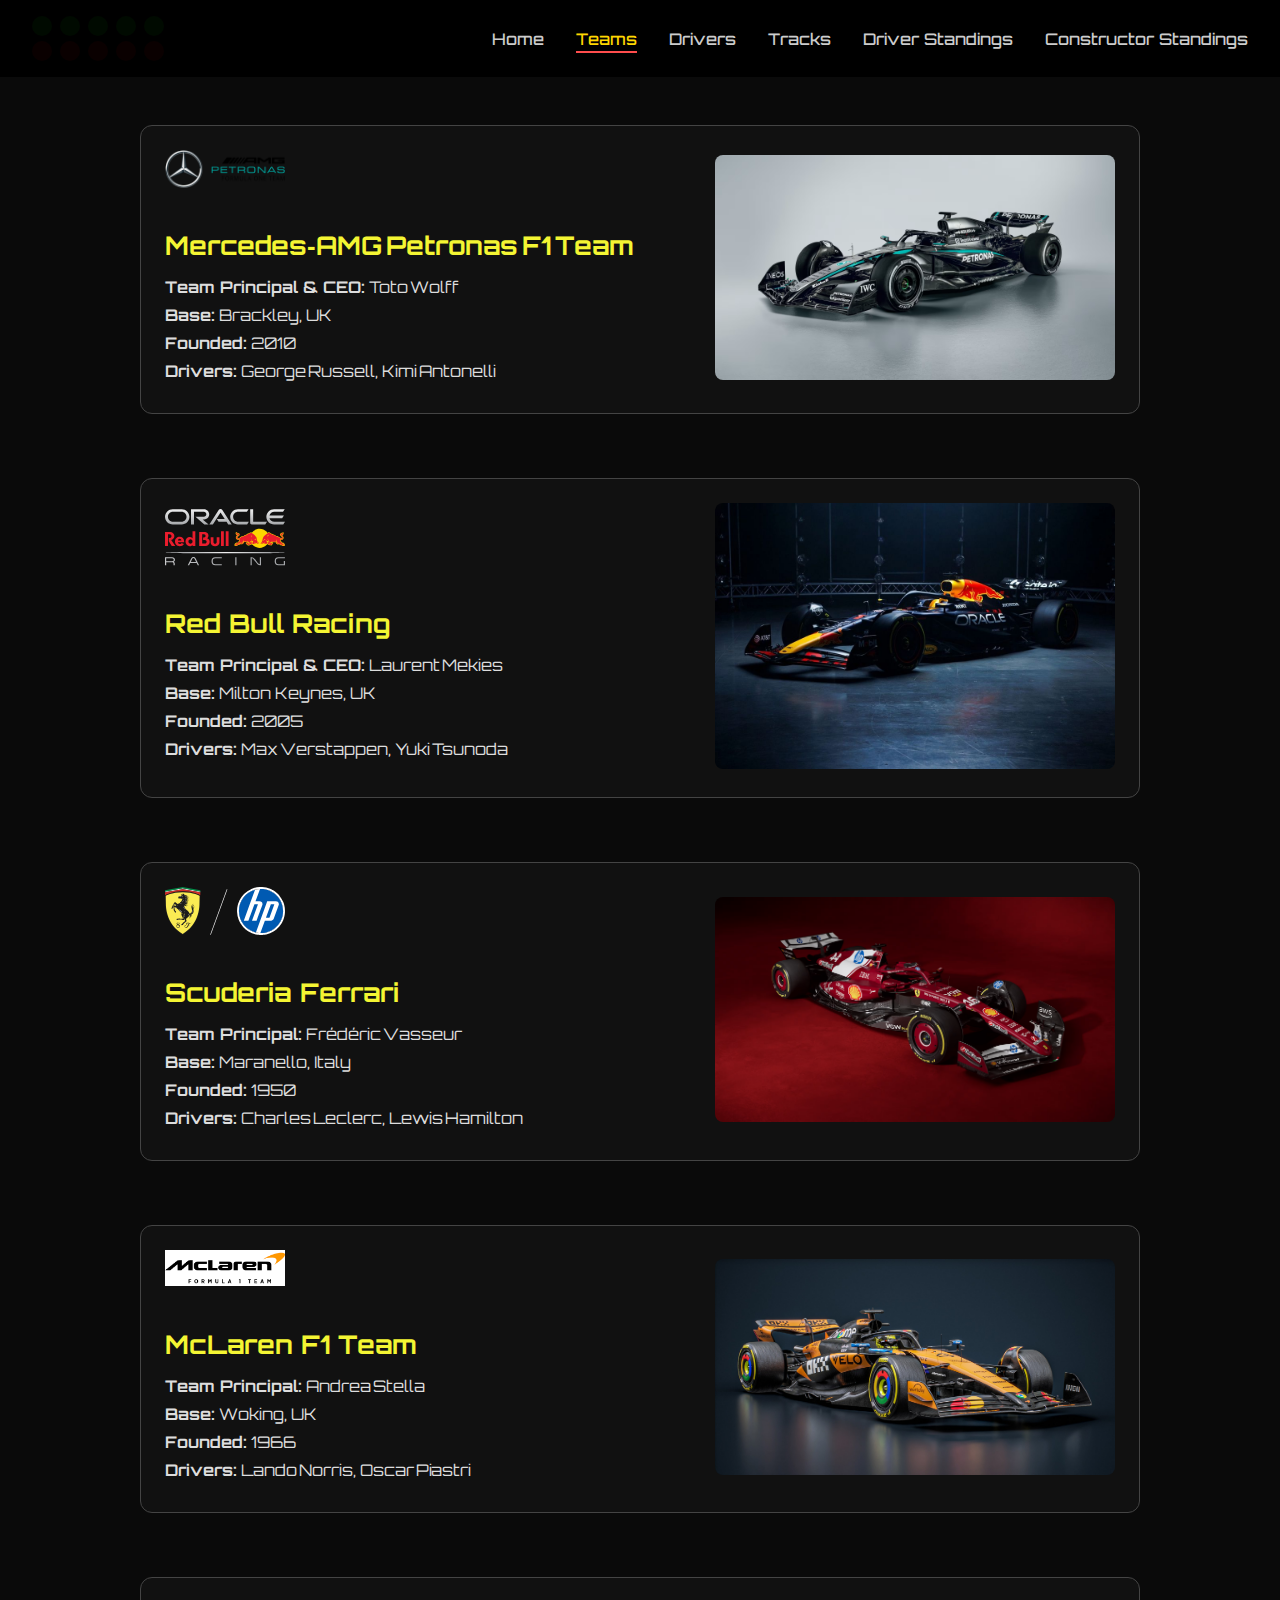
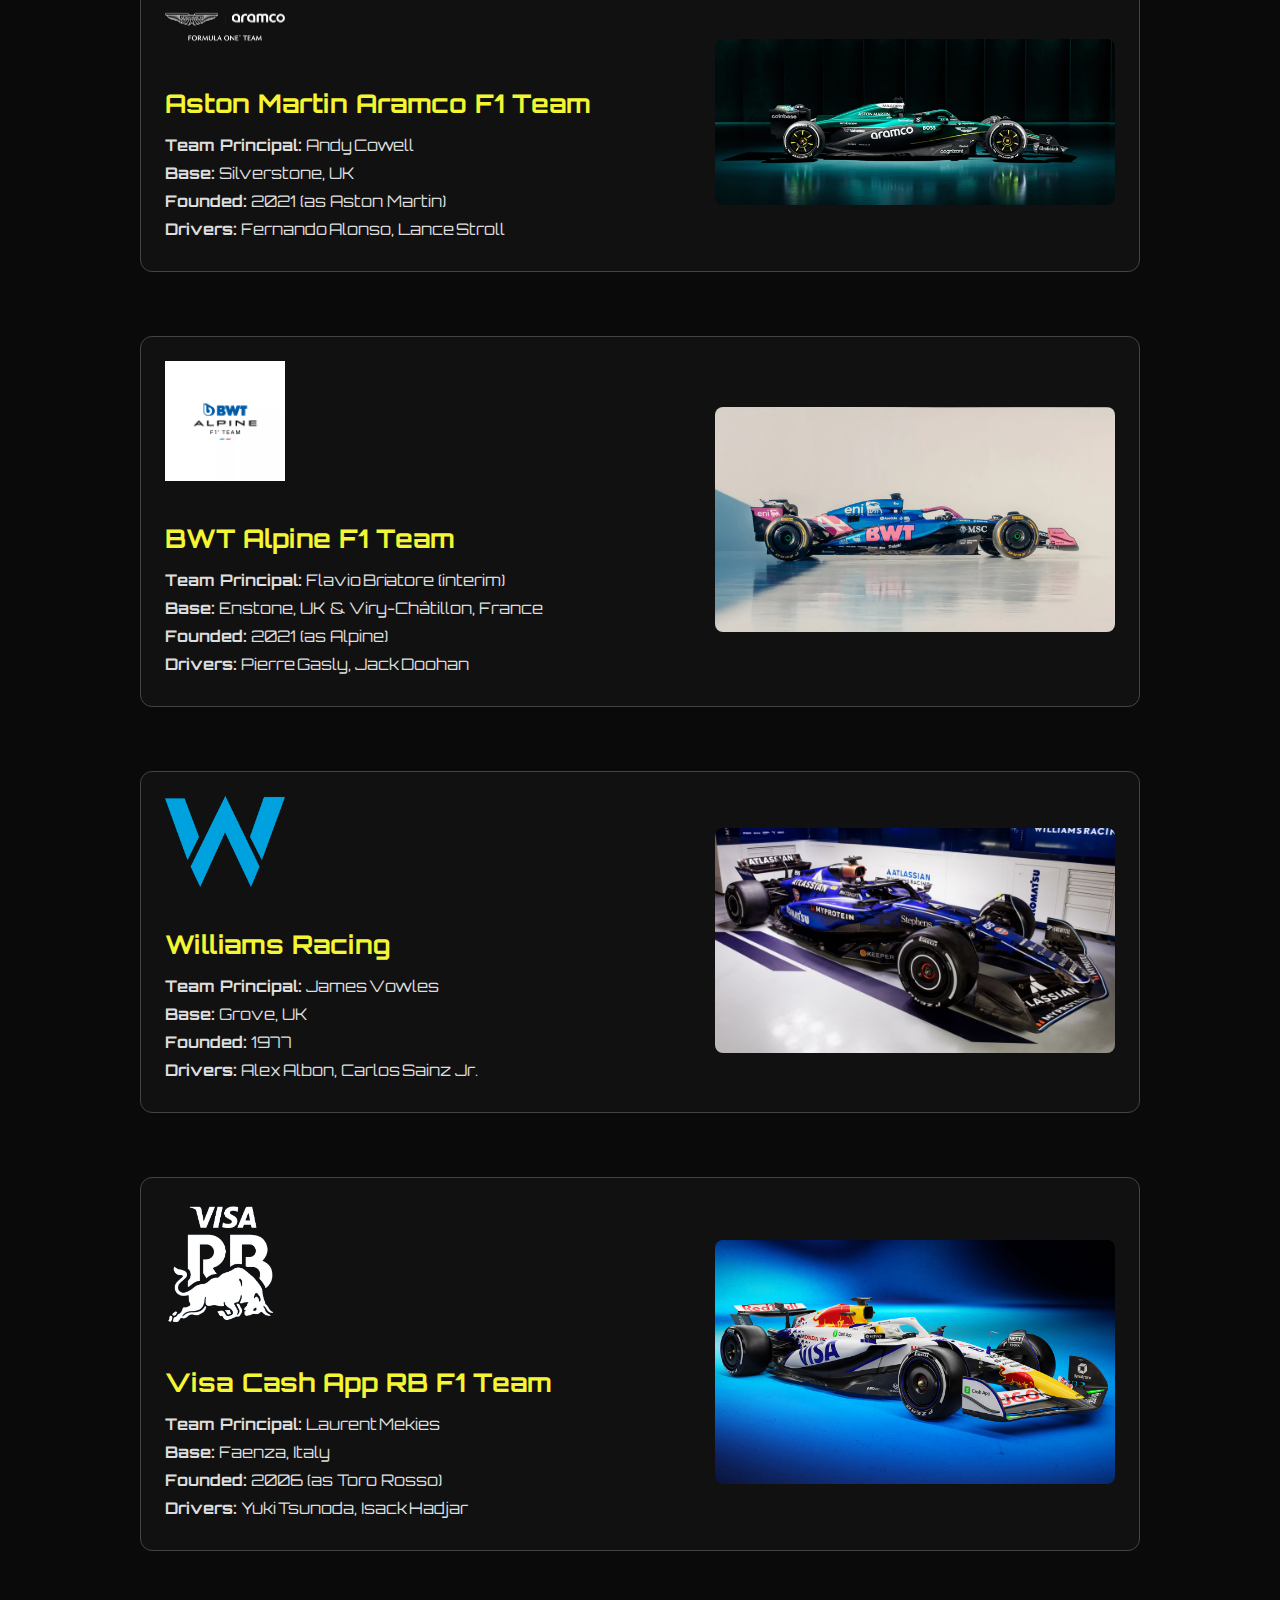
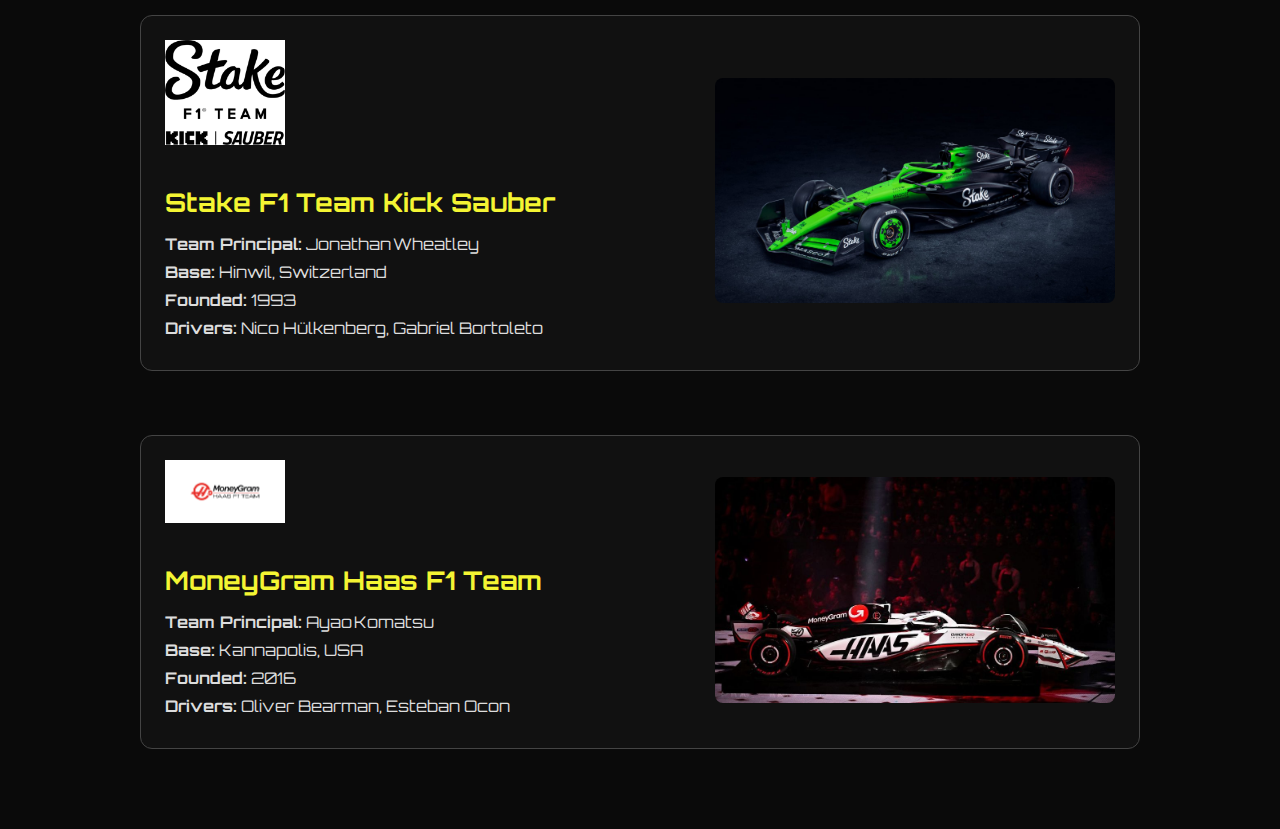
<file: teams.html>
<!DOCTYPE html>
<html lang="en">
<head>
  <meta charset="UTF-8" />
  <meta name="viewport" content="width=device-width, initial-scale=1.0" />
  <title>F1 PULSE | Teams</title>
  <link rel="stylesheet" href="styles/styles.css" />
  <link href="https://fonts.googleapis.com/css2?family=Orbitron:wght@400;600&display=swap" rel="stylesheet">
</head>
<body>

  <!-- NAVBAR -->
  <header class="navbar">
    <div class="f1-start-grid">
      <div class="light-row top-row">
        <span class="light green"></span>
        <span class="light green"></span>
        <span class="light green"></span>
        <span class="light green"></span>
        <span class="light green"></span>
      </div>
      <div class="light-row bottom-row">
        <span class="light red" style="--delay: 0;"></span>
        <span class="light red" style="--delay: 1;"></span>
        <span class="light red" style="--delay: 2;"></span>
        <span class="light red" style="--delay: 3;"></span>
        <span class="light red" style="--delay: 4;"></span>
      </div>
    </div>

    <nav>
      <ul class="nav-links">
        <li><a href="index.html">Home</a></li>
        <li><a class="active" href="teams.html">Teams</a></li>
        <li><a href="drivers.html">Drivers</a></li>
        <li><a href="tracks.html">Tracks</a></li>
        <li><a href="driver-standings.html">Driver Standings</a></li>
        <li><a href="constructor-standings.html">Constructor Standings</a></li>
      </ul>
    </nav>
  </header>

  <section class="teams-container">

    <!-- MERCEDES -->
    <div class="team-card split-layout">
      <div class="team-text">
        <img src="images/mercedes.jpg" alt="Mercedes Logo" class="team-logo">
        <h2>Mercedes‑AMG Petronas F1 Team</h2>
        <p><strong>Team Principal & CEO:</strong> Toto Wolff</p>
        <p><strong>Base:</strong> Brackley, UK</p>
        <p><strong>Founded:</strong> 2010</p>
        <p><strong>Drivers:</strong> George Russell, Kimi Antonelli</p>
      </div>
      <div class="team-car">
        <img src="images/mercedes-car.jpg" alt="Mercedes F1 Car">
      </div>
    </div>
  
    <!-- RED BULL -->
    <div class="team-card split-layout">
      <div class="team-text">
        <img src="images/redbull.svg" alt="Red Bull Logo" class="team-logo">
        <h2>Red Bull Racing</h2>
        <p><strong>Team Principal & CEO:</strong> Laurent Mekies</p>
        <p><strong>Base:</strong> Milton Keynes, UK</p>
        <p><strong>Founded:</strong> 2005</p>
        <p><strong>Drivers:</strong> Max Verstappen, Yuki Tsunoda</p>
      </div>
      <div class="team-car">
        <img src="images/redbull-car.jpg" alt="Red Bull F1 Car">
      </div>
    </div>
  
    <!-- FERRARI -->
    <div class="team-card split-layout">
      <div class="team-text">
        <img src="images/ferrari.svg" alt="Ferrari Logo" class="team-logo">
        <h2>Scuderia Ferrari</h2>
        <p><strong>Team Principal:</strong> Frédéric Vasseur</p>
        <p><strong>Base:</strong> Maranello, Italy</p>
        <p><strong>Founded:</strong> 1950</p>
        <p><strong>Drivers:</strong> Charles Leclerc, Lewis Hamilton</p>
      </div>
      <div class="team-car">
        <img src="images/ferrari-car.jpg" alt="Ferrari F1 Car">
      </div>
    </div>
  
    <!-- MCLAREN -->
    <div class="team-card split-layout">
      <div class="team-text">
        <img src="images/mclaren.jpg" alt="McLaren Logo" class="team-logo">
        <h2>McLaren F1 Team</h2>
        <p><strong>Team Principal:</strong> Andrea Stella</p>
        <p><strong>Base:</strong> Woking, UK</p>
        <p><strong>Founded:</strong> 1966</p>
        <p><strong>Drivers:</strong> Lando Norris, Oscar Piastri</p>
      </div>
      <div class="team-car">
        <img src="images/mclaren-car.jpg" alt="McLaren F1 Car">
      </div>
    </div>
  
    <!-- ASTON MARTIN -->
    <div class="team-card split-layout">
      <div class="team-text">
        <img src="images/astonmartin.png" alt="Aston Martin Logo" class="team-logo">
        <h2>Aston Martin Aramco F1 Team</h2>
        <p><strong>Team Principal:</strong> Andy Cowell</p>
        <p><strong>Base:</strong> Silverstone, UK</p>
        <p><strong>Founded:</strong> 2021 (as Aston Martin)</p>
        <p><strong>Drivers:</strong> Fernando Alonso, Lance Stroll</p>
      </div>
      <div class="team-car">
        <img src="images/astonmartin-car.jpg" alt="Aston Martin F1 Car">
      </div>
    </div>
  
    <!-- ALPINE -->
    <div class="team-card split-layout">
      <div class="team-text">
        <img src="images/alpine.png" alt="Alpine Logo" class="team-logo">
        <h2>BWT Alpine F1 Team</h2>
        <p><strong>Team Principal:</strong> Flavio Briatore (interim)</p>
        <p><strong>Base:</strong> Enstone, UK & Viry-Châtillon, France</p>
        <p><strong>Founded:</strong> 2021 (as Alpine)</p>
        <p><strong>Drivers:</strong> Pierre Gasly, Jack Doohan</p>
      </div>
      <div class="team-car">
        <img src="images/alpine-car.jpg" alt="Alpine F1 Car">
      </div>
    </div>
  
    <!-- WILLIAMS -->
    <div class="team-card split-layout">
      <div class="team-text">
        <img src="images/williams.jpg" alt="Williams Logo" class="team-logo">
        <h2>Williams Racing</h2>
        <p><strong>Team Principal:</strong> James Vowles</p>
        <p><strong>Base:</strong> Grove, UK</p>
        <p><strong>Founded:</strong> 1977</p>
        <p><strong>Drivers:</strong> Alex Albon, Carlos Sainz Jr.</p>
      </div>
      <div class="team-car">
        <img src="images/williams-car.jpg" alt="Williams F1 Car">
      </div>
    </div>
  
    <!-- RACING BULLS -->
    <div class="team-card split-layout">
      <div class="team-text">
        <img src="images/rb.jpg" alt="RB Logo" class="team-logo">
        <h2>Visa Cash App RB F1 Team</h2>
        <p><strong>Team Principal:</strong> Laurent Mekies</p>
        <p><strong>Base:</strong> Faenza, Italy</p>
        <p><strong>Founded:</strong> 2006 (as Toro Rosso)</p>
        <p><strong>Drivers:</strong> Yuki Tsunoda, Isack Hadjar</p>
      </div>
      <div class="team-car">
        <img src="images/rb-car.jpg" alt="RB F1 Car">
      </div>
    </div>
  
    <!-- SAUBER (Audi) -->
    <div class="team-card split-layout">
      <div class="team-text">
        <img src="images/sauber.jpg" alt="Sauber Logo" class="team-logo">
        <h2>Stake F1 Team Kick Sauber</h2>
        <p><strong>Team Principal:</strong> Jonathan Wheatley</p>
        <p><strong>Base:</strong> Hinwil, Switzerland</p>
        <p><strong>Founded:</strong> 1993</p>
        <p><strong>Drivers:</strong> Nico Hülkenberg, Gabriel Bortoleto</p>
      </div>
      <div class="team-car">
        <img src="images/sauber-car.jpg" alt="Sauber F1 Car">
      </div>
    </div>
  
    <!-- HAAS -->
    <div class="team-card split-layout">
      <div class="team-text">
        <img src="images/haas.jpg" alt="Haas Logo" class="team-logo">
        <h2>MoneyGram Haas F1 Team</h2>
        <p><strong>Team Principal:</strong> Ayao Komatsu</p>
        <p><strong>Base:</strong> Kannapolis, USA</p>
        <p><strong>Founded:</strong> 2016</p>
        <p><strong>Drivers:</strong> Oliver Bearman, Esteban Ocon</p>
      </div>
      <div class="team-car">
        <img src="images/haas-car.jpg" alt="Haas F1 Car">
      </div>
    </div>
  
  </section>
  

</body>
</html>
</file>
<file: styles/styles.css>
/* RESET & BASE */
body {
  margin: 0;
  padding: 0;
  background-color: #0a0a0a;
  font-family: 'Segoe UI', sans-serif;
  color: #fff;
}

a {
  text-decoration: none;
  color: inherit;
}

/* NAVBAR */
.navbar {
  background-color: #000;
  display: flex;
  justify-content: space-between;
  align-items: center;
  padding: 1rem 2rem;
}

/* LIGHTS ANIMATION */
.f1-start-grid {
  display: flex;
  flex-direction: column;
  gap: 5px;
  padding-right: 1rem;
}

.light-row {
  display: flex;
  gap: 8px;
}

.light {
  width: 20px;
  height: 20px;
  border-radius: 50%;
}

/* RED BOTTOM LIGHTS */
.light.red {
  background-color: #300000;
  opacity: 0.2;
  animation: f1RedLights 6s infinite;
  animation-delay: calc(var(--delay) * 0.5s);
}

/* GREEN TOP LIGHTS */
.light.green {
  background-color: #003000;
  opacity: 0.2;
  animation: f1GreenLights 6s infinite;
  animation-delay: 2.5s;
}

/* RED LIGHTS KEYFRAMES */
@keyframes f1RedLights {
  0%, 19% {
    background-color: #300000;
    opacity: 0.2;
  }
  20%, 40% {
    background-color: red;
    opacity: 1;
    box-shadow: 0 0 10px red, 0 0 15px red;
  }
  41%, 100% {
    background-color: #300000;
    opacity: 0.2;
    box-shadow: none;
  }
}

/* GREEN LIGHTS KEYFRAMES */
@keyframes f1GreenLights {
  0%, 65% {
    background-color: #003000;
    opacity: 0.2;
  }
  66%, 100% {
    background-color: limegreen;
    opacity: 1;
    box-shadow: 0 0 10px limegreen, 0 0 15px limegreen;
  }
}

/* TEXT GLOW ANIMATION */
@keyframes f1StartGlow {
  0% {
    color: red;
    text-shadow: 0 0 10px red, 0 0 20px red;
  }
  33% {
    color: orange;
    text-shadow: 0 0 10px orange, 0 0 20px orange;
  }
  66% {
    color: limegreen;
    text-shadow: 0 0 10px limegreen, 0 0 20px limegreen;
  }
  100% {
    color: red;
    text-shadow: 0 0 10px red, 0 0 20px red;
  }
}

/* NAV LINKS */
.nav-links {
  list-style: none;
  display: flex;
  gap: 1.5rem;
}

.nav-links a {
  color: white;
  font-weight: 500;
  position: relative;
  padding-bottom: 4px;
}

.nav-links a.active {
  color: #ff4d4d;
}

.nav-links a.active::after {
  content: "";
  position: absolute;
  width: 100%;
  height: 2px;
  background: #ff4d4d;
  left: 0;
  bottom: 0;
}

/* HERO SECTION (UPDATED with image background) */
.hero {
  text-align: center;
  padding: 4rem 2rem;
  background: none;
  position: relative;
  z-index: 1;
}

.site-title {
  font-family: 'Orbitron', sans-serif;
  font-size: 4rem;
  font-weight: 900;
  text-transform: uppercase;
  letter-spacing: 5px;
  color: #f4f533;
  text-shadow: 0 0 10px #f4f533, 0 0 25px #f4f533;
  margin: 0;
}


.site-subtitle {
  font-size: 1.3rem;
  color:#ff4d4d;
  margin-top: 1rem;
  font-family: 'Orbitron', sans-serif;
  text-shadow: 0 0 6px #ff4d4d;
}


.hero-buttons {
  margin-top: 2rem;
}

.btn {
  padding: 0.8rem 1.6rem;
  border-radius: 8px;
  font-weight: bold;
  margin: 0 0.5rem;
  display: inline-block;
  transition: 0.3s ease;
  font-size: 1rem;
}

.btn-primary {
  background: linear-gradient(to right, red, orange);
  color: white;
  border: none;
}

.btn-outline {
  background: #1c1c1c;
  border: 1px solid #444;
  color: white;
}

/* WHAT IS F1 SECTION */
.what-is-f1 {
  background: url("../images/f1-track.jpg") center center / cover no-repeat;
  padding: 4rem 2rem;
  position: relative;
}

.overlay.split {
  background: rgba(0, 0, 0, 0.75);
  display: flex;
  align-items: center;
  justify-content: center;
  gap: 2rem;
  padding: 2rem;
  border-radius: 12px;
  border: 2px solid lime;
  box-shadow: 0 0 15px #39ff14;
  flex-wrap: wrap;
}

.f1-image {
  flex: 1;
  display: flex;
  justify-content: center;
  align-items: center;
}

.f1-image img {
  max-width: 450px;
  width: 100%;
  height: auto;
  filter: brightness(1.2);
}

.info {
  flex: 2;
  text-align: center;
}

.section-title {
  color: red;
  font-size: 2rem;
  margin-bottom: 1rem;
  font-family: 'Orbitron', sans-serif;
  animation: f1StartGlow 2.5s infinite alternate ease-in-out;
}

.info p {
  font-size: 1.15rem;
  line-height: 1.8;
  font-family: 'Orbitron', sans-serif;
  color: #e0e0e0;
  text-shadow: 0 0 6px rgba(255, 0, 0, 0.4);
}

/* SPONSORS */
.sponsors {
  background-color: #111;
  padding: 0.5rem 0;
  display: flex;
  justify-content: space-between;
  align-items: center;
  gap: 0;
}

.sponsors img {
  height: 80px;
  width: auto;
  object-fit: contain;
  opacity: 0.8;
  filter: blur(1px) brightness(1.2);
}

/* GALLERY */
.gallery {
  text-align: center;
  padding: 2rem;
}

.gallery h2 {
  font-size: 2rem;
  margin-bottom: 1.5rem;
  color: red;
}

.gallery-grid {
  display: grid;
  grid-template-columns: repeat(3, 1fr);
  gap: 1rem;
}

.gallery-grid img {
  width: 100%;
  border-radius: 8px;
}

.btn-primary:hover {
  background: linear-gradient(90deg, orange, red);
  box-shadow: 0 0 10px orange;
}

.btn-outline:hover {
  border-color: red;
  color: red;
  box-shadow: 0 0 8px red;
}

/* F1 WORLD MAP SECTION */
.f1-map {
  position: relative;
  background: url('../images/homebkg.jpg') center center/contain no-repeat;
  height: 450px;
  margin-top: 4rem;
  display: flex;
  align-items: center;
  justify-content: center;
}

.map-overlay {
  background: rgba(0, 0, 0, 0.65);
  padding: 2rem 3rem;
  border-radius: 12px;
  text-align: center;
  border: 1px solid #39ff14;
  box-shadow: 0 0 20px #39ff14;
}

.map-overlay h2 {
  font-size: 2rem;
  color: #39ff14;
  font-family: 'Orbitron', sans-serif;
  margin-bottom: 0.5rem;
}

.map-overlay p {
  color: #e0e0e0;
  font-family: 'Orbitron', sans-serif;
  font-size: 1rem;
}

.map-section {
  background: url('../images/homebkg.jpg') center center / cover no-repeat;
  background-attachment: fixed;
  background-size: cover;
  background-position: center;
  position: relative;
}

.map-wrapper {
  background: url('../images/homebkg.jpg') center center / cover no-repeat;
  background-attachment: fixed;
  background-size: cover;
  background-position: center top;
  padding-top: 80px; /* Adjust as needed */
}

.map-wrapper {
  padding-top: 80px; /* adjust value as needed */
}
.title span {
  background: linear-gradient(90deg, red, orange);
  -webkit-background-clip: text;
  -webkit-text-fill-color: transparent;
  text-shadow: 0 0 8px rgba(255, 0, 0, 0.6);
}

@keyframes shimmer {
  0% {
    background-position: -100% 0;
  }
  100% {
    background-position: 100% 0;
  }
}


/* TEAMS PAGE STYLING */
.teams-container {
  padding: 3rem 2rem;
  display: flex;
  flex-direction: column;
  gap: 2rem;
  max-width: 1000px;
  margin: auto;
}

.team-card {
  display: flex;
  gap: 2rem;
  align-items: center;
  background-color: #111;
  border-radius: 12px;
  padding: 2rem;
  border: 1px solid #444;
}

.team-photo {
  width: 180px;
  height: auto;
  border-radius: 8px;
  object-fit: cover;
}

.team-text {
  flex: 1;
}

.team-text h2 {
  font-family: 'Orbitron', sans-serif;
  font-size: 1.6rem;
  color: #f4f533;
  margin-bottom: 0.5rem;
}

.team-text p {
  color: #ddd;
  margin: 0.3rem 0;
  font-family: 'Orbitron', sans-serif;
}

.overlay-card {
  display: flex;
  flex-wrap: wrap;
  margin-bottom: 2rem;
  background-color: #1a1a1a;
  border-radius: 12px;
  overflow: hidden;
}

.team-left {
  flex: 1 1 300px;
  display: flex;
  align-items: center;
  justify-content: center;
  padding: 1rem;
  background: #111;
}

.team-left img {
  width: 100%;
  max-width: 280px;
  border-radius: 8px;
}

.team-right {
  flex: 2 1 500px;
  background-size: cover;
  background-position: center;
  position: relative;
  min-height: 300px;
  display: flex;
  align-items: center;
  justify-content: center;
}

.team-overlay {
  background: rgba(0, 0, 0, 0.55);
  padding: 2rem;
  color: #fff;
  max-width: 90%;
  text-align: left;
  border-radius: 8px;
  font-family: 'Orbitron', sans-serif;
}

.team-overlay h2 {
  font-size: 1.6rem;
  margin-bottom: 0.8rem;
  color: #f4f533;
}

.team-overlay p {
  margin: 0.4rem 0;
  font-size: 1rem;
}
.split-layout {
  display: flex;
  flex-wrap: wrap;
  justify-content: space-between;
  align-items: center;
  background-color: #111;
  border-radius: 12px;
  margin-bottom: 2rem;
  padding: 1.5rem;
  gap: 2rem;
}

.split-layout .team-text {
  flex: 1 1 50%;
  color: #f0f0f0;
  font-family: 'Orbitron', sans-serif;
}

.split-layout h2 {
  color: #f4f533;
  margin-bottom: 1rem;
}

.split-layout p {
  margin: 0.5rem 0;
  font-size: 1rem;
}

.team-car {
  flex: 1 1 40%;
  text-align: right;
}

.team-car img {
  width: 100%;
  max-width: 400px;
  border-radius: 8px;
  object-fit: contain;
}
.team-logo {
  width: 120px;
  margin-bottom: 1rem;
}
/* DRIVERS SPLIT LAYOUT */
.drivers-page {
  padding: 3rem 2rem;
  background-color: #0a0a0a;
}

.page-title {
  font-size: 2.5rem;
  text-align: center;
  color: #f4f533;
  font-family: 'Orbitron', sans-serif;
  margin-bottom: 2rem;
  text-shadow: 0 0 8px #f4f533;
}

.drivers-wrapper {
  display: flex;
  flex-direction: column;
  gap: 2rem;
  max-width: 1000px;
  margin: auto;
}

.driver-slab {
  display: flex;
  gap: 2rem;
  align-items: center;
  background-color: #121212;
  border: 1px solid #333;
  border-radius: 12px;
  padding: 1.5rem;
  transition: 0.3s ease;
}

.driver-photo-section img {
  width: 120px;
  height: 120px;
  border-radius: 50%;
  object-fit: cover;
  border: 2px solid #f4f533;
}

.driver-info-section h2 {
  font-size: 1.6rem;
  color: #f4f533;
  margin-bottom: 0.3rem;
  font-family: 'Orbitron', sans-serif;
}

.driver-info-section p {
  color: #ddd;
  font-size: 1rem;
  font-family: 'Orbitron', sans-serif;
}
/* === DRIVERS PAGE === */

.drivers-collage {
  padding: 4rem 2rem;
  background-color: #0a0a0a;
  display: flex;
  flex-direction: column;
  gap: 2rem;
  max-width: 1200px;
  margin: auto;
}

.driver-block {
  display: flex;
  align-items: center;
  background: rgba(255, 255, 255, 0.05);
  border: 1px solid rgba(255, 255, 255, 0.1);
  border-radius: 16px;
  padding: 1.5rem 2rem;
  gap: 2rem;
  backdrop-filter: blur(6px);
  transition: transform 0.3s ease, box-shadow 0.3s ease;
}

.driver-block:hover {
  transform: translateY(-5px);
  box-shadow: 0 0 15px rgba(255, 255, 255, 0.07);
  border-color: rgba(255, 255, 255, 0.2);
}

.driver-photo {
  width: 120px;
  height: 120px;
  border-radius: 50%;
  object-fit: cover;
  border: 3px solid #f4f533;
  flex-shrink: 0;
}

.driver-info {
  display: flex;
  flex-direction: column;
  gap: 0.4rem;
}

.driver-info h2 {
  margin: 0;
  font-size: 1.6rem;
  color: #f4f533;
  font-family: 'Orbitron', sans-serif;
  text-shadow: 0 0 4px #f4f53380;
}

.driver-info .team-name {
  font-size: 1rem;
  color: #ff4d4d;
  font-weight: 600;
  font-family: 'Orbitron', sans-serif;
}

.driver-info .nationality {
  font-size: 1rem;
  color: #ddd;
  display: flex;
  align-items: center;
  gap: 0.5rem;
}

.driver-info .nationality .flag {
  width: 22px;
  height: 15px;
  border-radius: 3px;
  object-fit: cover;
  border: 1px solid #ccc;
}

.driver-info .number {
  font-size: 1.2rem;
  font-weight: bold;
  color: #00ffcc;
  font-family: monospace;
  background: #111;
  display: inline-block;
  padding: 4px 10px;
  border-radius: 6px;
  border: 1px solid #00ffcc50;
  width: fit-content;
  margin-top: 0.4rem;
  letter-spacing: 1px;
}
.driver-info .socials {
  margin-top: 0.5rem;
  display: flex;
  gap: 1rem;
}

.driver-info .socials a {
  color: #ccc;
  font-size: 1.2rem;
  transition: color 0.3s ease, transform 0.2s;
}

.driver-info .socials a:hover {
  color: #f4f533;
  transform: scale(1.2);
}
/* === DRIVERS PAGE STYLING === */

.drivers-page {
  padding: 4rem 2rem;
  background-color: #0a0a0a;
  font-family: 'Orbitron', sans-serif;
}

.page-title {
  text-align: center;
  font-size: 2.5rem;
  color: #f4f533;
  margin-bottom: 3rem;
  text-shadow: 0 0 8px #f4f533;
}

.driver-container {
  display: flex;
  flex-direction: column;
  gap: 2.5rem;
  max-width: 1200px;
  margin: auto;
}

/* Individual driver row */
.driver-row {
  display: flex;
  flex-wrap: wrap;
  background-color: #121212;
  border-radius: 12px;
  padding: 1.5rem;
  border: 1px solid #333;
  box-shadow: 0 0 10px rgba(255,255,255,0.05);
  align-items: center;
  transition: transform 0.3s ease;
}

.driver-row:hover {
  transform: translateY(-4px);
  border-color: #f4f533;
}

/* Left part (photo) */
.driver-left {
  flex: 0 0 140px;
  display: flex;
  justify-content: center;
  align-items: center;
  margin-bottom: 1rem;
}

.driver-left img {
  width: 120px;
  height: 120px;
  border-radius: 50%;
  object-fit: cover;
  border: 2px solid #f4f533;
  transition: transform 0.3s ease;
}

.driver-left img:hover {
  transform: scale(1.08);
  box-shadow: 0 0 10px #f4f533;
}

/* Right part (info + extras) */
.driver-right {
  flex: 1;
  display: flex;
  justify-content: space-between;
  flex-wrap: wrap;
  padding-left: 2rem;
  align-items: center;
}

/* Driver text info */
.driver-info h2 {
  margin: 0 0 0.5rem;
  font-size: 1.5rem;
  color: #ffffff;
}

.driver-info p {
  margin: 0.2rem 0;
  font-size: 1rem;
  color: #ccc;
}

/* Flag + Social icons */
.driver-extras {
  display: flex;
  align-items: center;
  gap: 1.2rem;
}

.driver-extras .flag {
  width: 36px;
  height: 24px;
  object-fit: contain;
  border-radius: 4px;
  border: 1px solid #888;
}

/* Icons row */
.social-icons {
  display: flex;
  gap: 0.6rem;
}

.social-icons img {
  width: 24px;
  height: 24px;
  filter: brightness(1.2);
  transition: transform 0.3s ease;
}

.social-icons img:hover {
  transform: scale(1.2);
  filter: brightness(1.5);
}

/* CLEAN NAVBAR (Used across all pages now) */
.site-nav {
  background-color: #0a0a0a;
  padding: 1rem 2rem;
  border-bottom: 1px solid #333;
  font-family: 'Orbitron', sans-serif;
  position: fixed;
  top: 0;
  width: 100%;
  z-index: 999;
}

.nav-container {
  display: flex;
  justify-content: space-between;
  align-items: center;
  max-width: 1400px;
  margin: 0 auto;
}

.site-title {
  font-size: 1.5rem;
  color: #fff;
  letter-spacing: 1px;
}

.nav-links {
  list-style: none;
  display: flex;
  gap: 2rem;
  margin: 0;
  padding: 0;
}

.nav-links li a {
  color: #ccc;
  text-decoration: none;
  font-weight: 500;
  transition: color 0.3s ease;
  font-family: 'Orbitron', sans-serif;
}

.nav-links li a:hover,
.nav-links li a.active {
  color: #ffd700; /* Yellow for hover/active */
}
</file>
